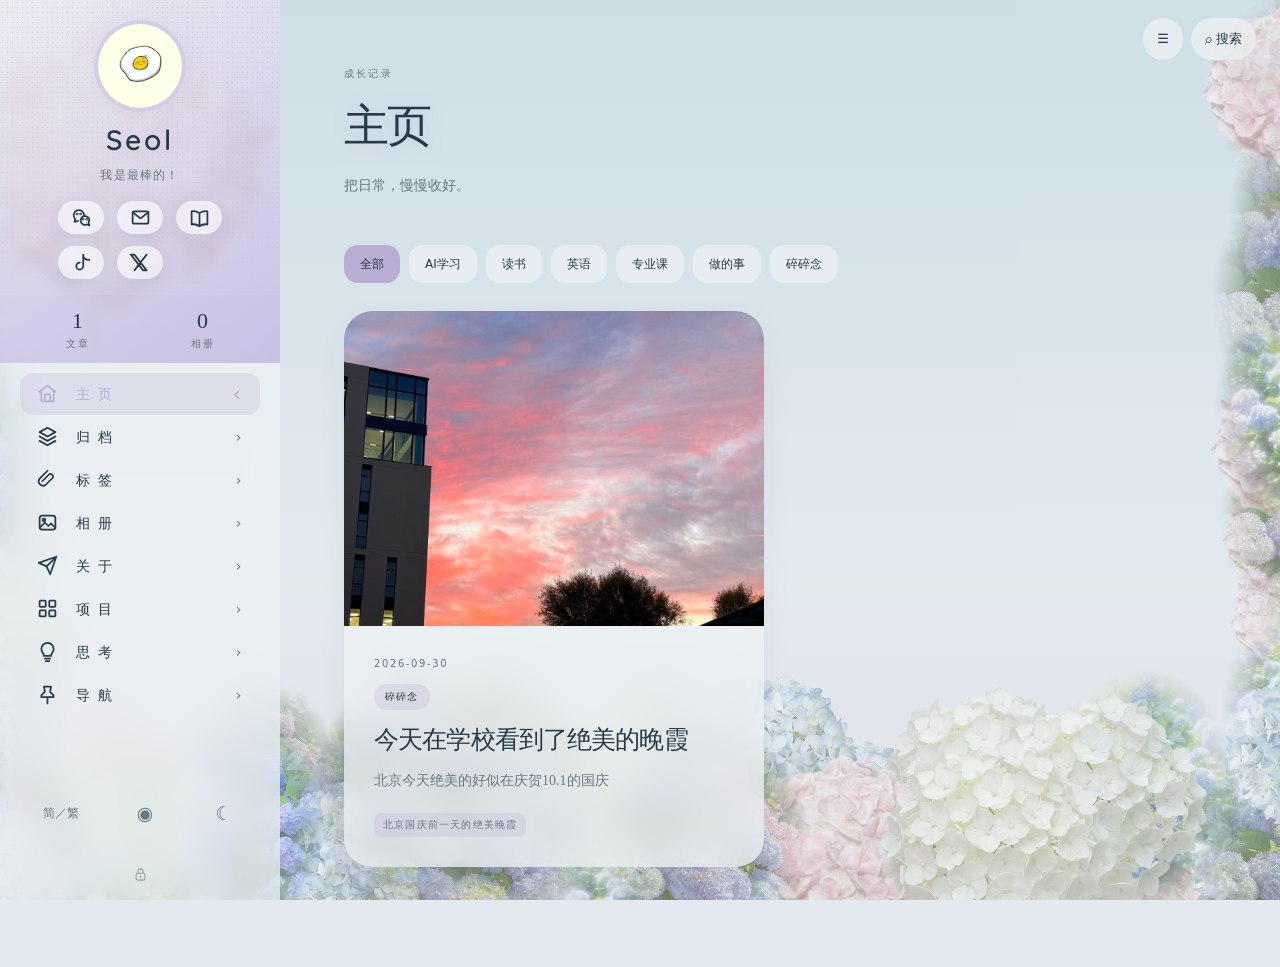
<file: index.html>
<!doctype html>
<html lang="zh-CN">
<head>
<meta charset="utf-8">
<meta name="viewport" content="width=device-width,initial-scale=1">
<meta name="theme-color" content="#e3eaee">
<title>Seol 的记录</title>
<!-- 主题脚本先运行，避免已选夜间模式时闪白；组件均保存在 vendor 目录，不访问外部脚本服务。 -->
<script src="./js/cover-state.js?v=1"></script>
<script src="./js/theme.js?v=lab-20261010-2"></script>
<link rel="stylesheet" href="./css/style.css">
<script defer src="./vendor/marked.js"></script>
<script defer src="./vendor/purify.js"></script>
<script defer src="./vendor/opencc.js"></script>
<script defer src="./js/settings.js?v=lab-20261010-2"></script>
<!-- 标签物理引擎本地引用，不依赖 CDN。 -->
<script defer src="./vendor/matter.min.js"></script>
<script defer src="./js/tag-physics.js?v=2"></script>
<script defer src="./js/app.js?v=cover-state-1"></script>
<script defer src="./js/cover.js?v=state-1"></script>
<link rel="stylesheet" href="./css/features.css?v=lab-20261010-2">
<link rel="stylesheet" href="./css/tags.css?v=1">
<link rel="stylesheet" href="./css/cover-state.css?v=1">
<link rel="stylesheet" href="./css/admin-entry.css?v=1">
</head>
<body data-page="feed">
<!-- 第一屏保留花海封面；记录区在封面之后，不再直接顶到页面开头。 -->
<canvas id="cover-flowers" aria-hidden="true"></canvas>
<section id="cover" class="cover-screen" aria-labelledby="cover-title">
  <header class="cover-header"><span class="cover-brand" data-name>Seol</span><span>微风经过 · 盛夏正好</span></header>
  <div class="cover-copy">
    <p class="cover-kicker" id="cover-kicker">一些日常，一些值得留下的瞬间</p>
    <h1 id="cover-title">Hi,我是Seol<br><em>我会在这里记录下我的成长和平凡的日子</em></h1>
    <p id="cover-intro" class="cover-intro">May we all become people of courage.</p>
    <a class="cover-enter" href="#home">进入我的记录 <span aria-hidden="true">↓</span></a>
  </div>
  <div class="cover-footer"><span>花开有时，记录随心</span><button id="cover-motion" type="button" aria-pressed="false">暂停微风</button></div>
</section>
<!-- 头像、名字、签名和社交地址均由 data/profile.json 填入。 -->
<header class="mobile-bar"><div class="mobile-brand"><button class="avatar small" data-avatar aria-label="打开调色实验室" type="button">S</button><span data-name>Seol</span></div><button id="menu-toggle" class="menu-button" aria-controls="sidebar" aria-expanded="false" aria-label="打开导航">☰</button></header>
<button class="menu-scrim" id="menu-scrim" aria-label="关闭导航" tabindex="-1" hidden></button>
<div id="records" class="records-layout">
<aside id="sidebar" class="sidebar" aria-label="个人资料和导航">
  <div class="sidebar-inner">
    <div class="sidebar-top"><div class="profile-head"><button class="avatar" data-avatar aria-label="打开调色实验室" type="button">S</button><h1 data-name>Seol</h1><p id="signature">我是最棒的！</p></div>
    <div id="socials" class="socials" aria-label="社交联系方式"></div>
    <div class="stats" aria-label="记录统计"><a href="./index.html#archive"><b data-count="articles">—</b><span>文章</span></a><a href="./index.html#album"><b data-count="album">—</b><span>相册</span></a></div>
    </div>
    <nav id="nav" aria-label="主导航"><a href="./index.html#home" data-route="home">主 页</a><a href="./index.html#archive" data-route="archive">归 档</a><a href="./index.html#tags" data-route="tags">标 签</a><a href="./index.html#album" data-route="album">相 册</a><a href="./index.html#about" data-route="about">关 于</a><a href="./index.html#projects" data-route="projects">项 目</a><a href="./index.html#thoughts" data-route="thoughts">思 考</a><a href="./index.html#links" data-route="links">导 航</a></nav>
    <div class="settings-buttons"><button id="language-toggle" title="简繁切换" aria-label="简繁切换">简／繁</button><button id="palette-toggle" title="调色盘" aria-label="调色盘">◉</button><button id="theme-toggle" title="夜间模式" aria-label="夜间模式">☾</button></div>
    <a class="admin-entry" href="./admin.html" title="写作后台" aria-label="写作后台"><svg width="15" height="15" viewBox="0 0 24 24" fill="none" stroke="currentColor" stroke-width="1.7" stroke-linecap="round" stroke-linejoin="round" aria-hidden="true"><rect x="5" y="10" width="14" height="11" rx="3"/><path d="M8 10V7a4 4 0 0 1 8 0v3M12 14v3"/></svg></a>
  </div>
</aside>
<main id="main" class="main"><header class="page-heading"><p class="date-mark" id="page-mark">我的记录</p><h2 id="page-title" tabindex="-1">主页</h2><p id="page-description">把日常，慢慢收好。</p></header><div id="feed" class="feed" aria-live="polite"><p class="empty">正在整理记录…</p></div></main>
</div>
<dialog id="dialog" aria-labelledby="dialog-title"><div class="dialog-bar"><h2 id="dialog-title">预览</h2><button id="dialog-close" aria-label="关闭弹窗">关闭 ×</button></div><div id="dialog-content"></div><div id="media-switch" class="media-switch" hidden><button id="previous" aria-label="上一张">←</button><span id="media-number"></span><button id="next" aria-label="下一张">→</button></div></dialog>
<div class="site-tools"><button id="collapse-toggle" aria-label="折叠资料栏" aria-expanded="true">☰</button><button id="search-toggle" aria-label="搜索文章">⌕ <span>搜索</span></button></div>
<button id="back-top" aria-label="回到顶部" hidden>↑</button><div id="reading-progress" role="progressbar" aria-label="阅读进度" aria-valuemin="0" aria-valuemax="100" aria-valuenow="0"></div>
<dialog id="settings-dialog" aria-labelledby="settings-title"><div class="dialog-bar"><h2 id="settings-title">设置</h2><button data-close-settings>关闭 ×</button></div><div id="settings-content"></div></dialog>
<dialog id="search-dialog" aria-labelledby="search-title"><div class="dialog-bar"><h2 id="search-title">搜索文章</h2><button data-close-search>关闭 ×</button></div><input id="search-input" type="search" placeholder="输入标题、摘要或标签" role="combobox" aria-expanded="true" aria-controls="search-results" aria-autocomplete="list" autocomplete="off"><p id="search-status" role="status"></p><div id="search-results" role="listbox" aria-label="搜索结果"></div></dialog>
<div id="toast" role="status" aria-live="polite"></div>
</body>
</html>
</file>
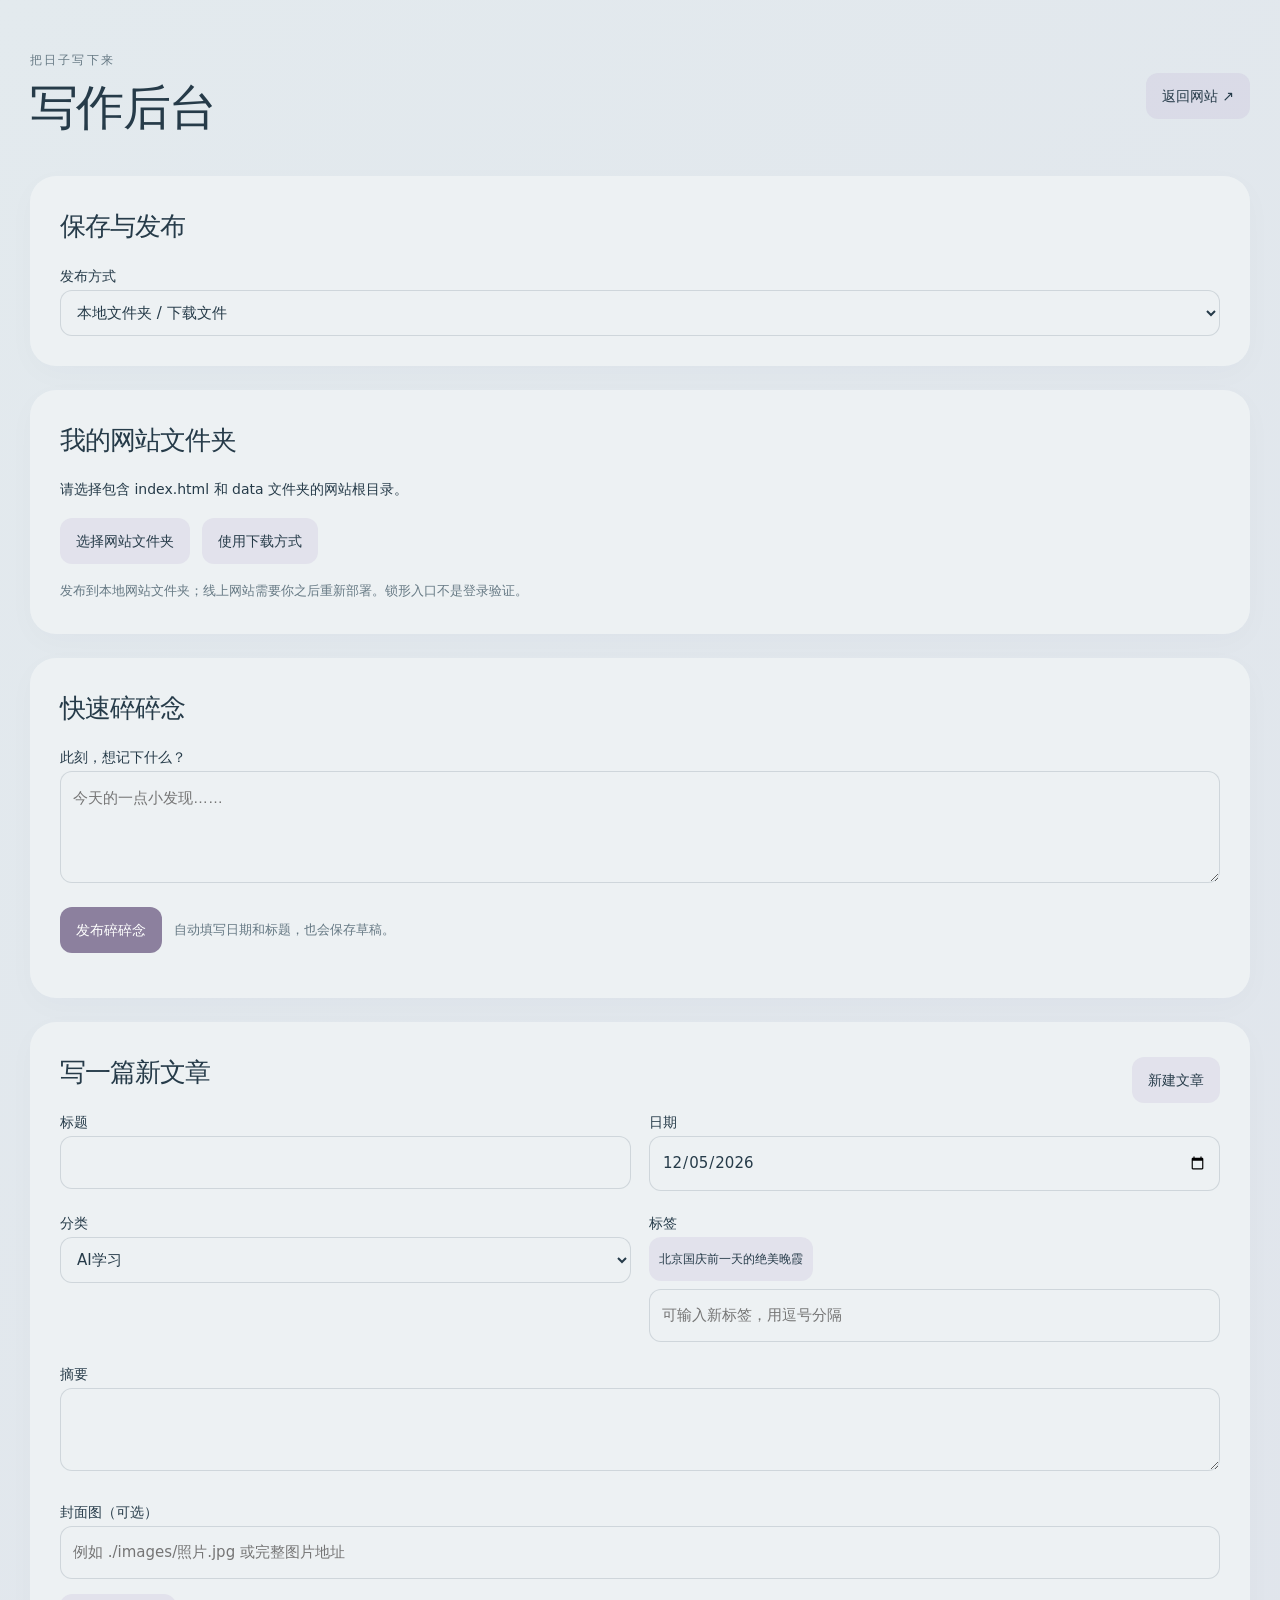
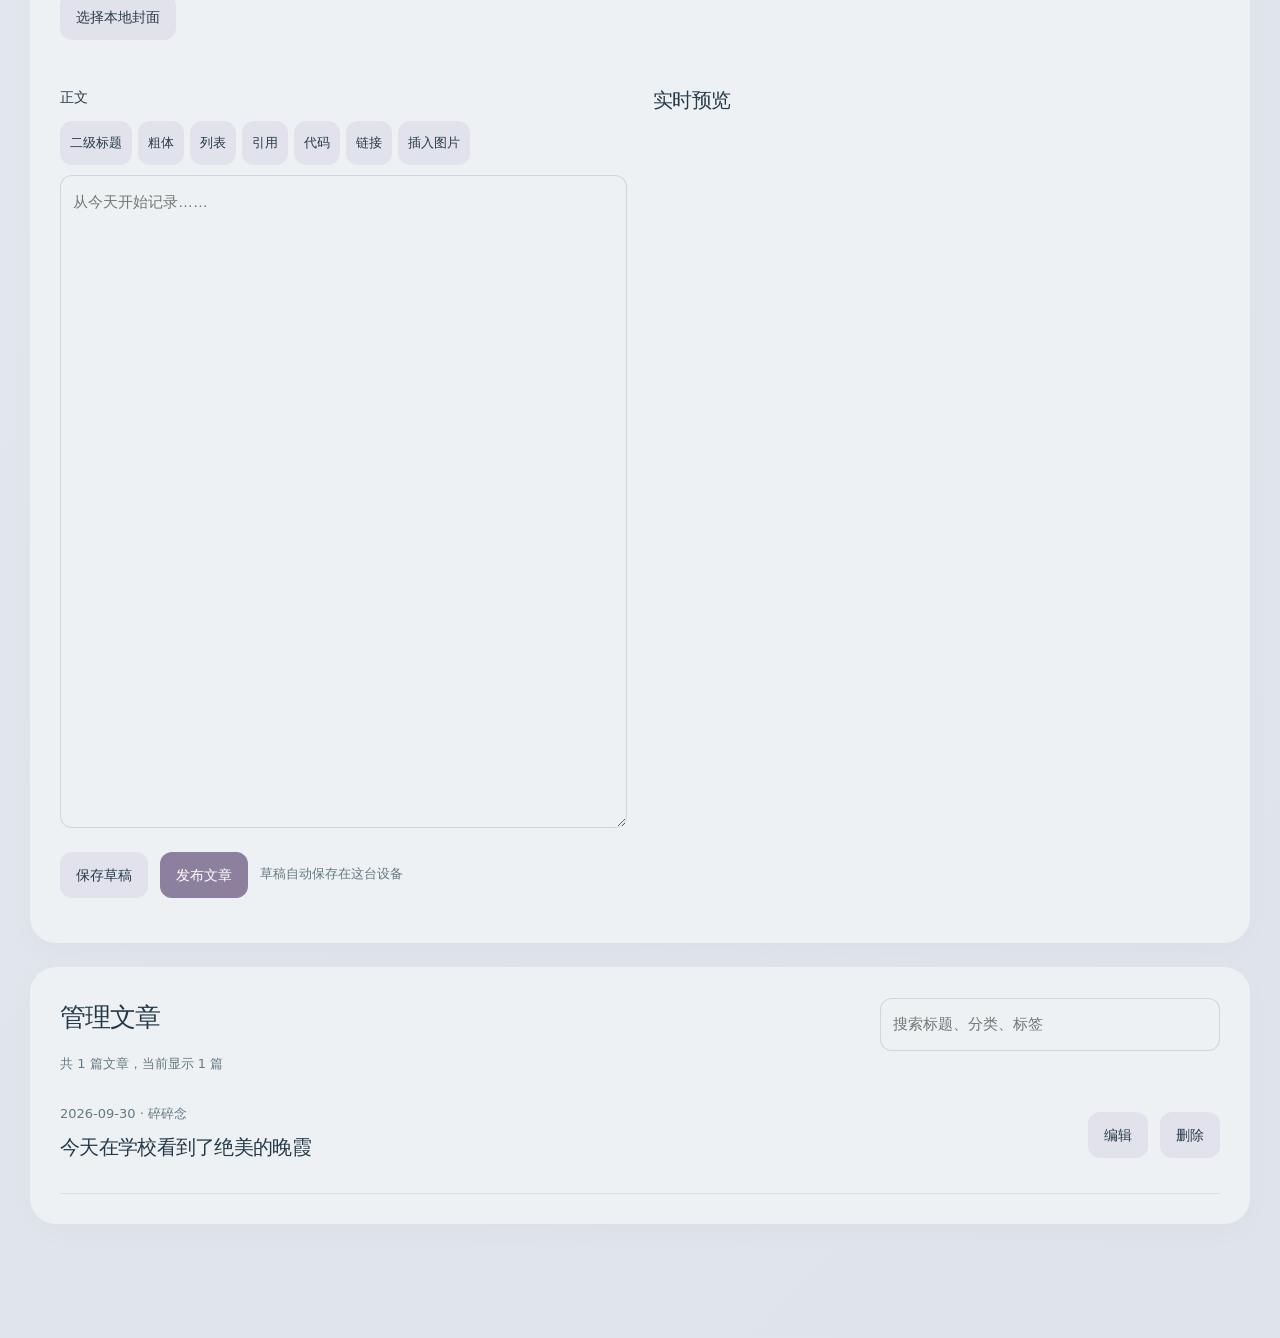
<file: admin.html>
<!doctype html>
<html lang="zh-CN"><head><meta charset="utf-8"><meta name="viewport" content="width=device-width,initial-scale=1"><title>写作后台 · Seol</title>
<script src="./js/theme.js"></script><link rel="stylesheet" href="./css/style.css"><link rel="stylesheet" href="./css/admin.css?v=1">
<script defer src="./vendor/marked.js"></script><script defer src="./vendor/purify.js"></script><script defer src="./js/github-publish.js?v=1"></script><script defer src="./js/admin.js?v=publish-1"></script></head>
<body class="admin-page"><main class="admin-shell">
<header class="admin-header"><div><p class="eyebrow">把日子写下来</p><h1>写作后台</h1></div><a class="soft-button" href="./index.html#home">返回网站 ↗</a></header>
<section class="panel"><h2>保存与发布</h2><label for="publishing-mode">发布方式</label><select id="publishing-mode"><option value="local">本地文件夹 / 下载文件</option><option value="github">发布到 GitHub</option></select>
<div id="github-settings" hidden><div class="form-grid"><label>GitHub 用户名<input id="github-owner" value="chenqy6969-beep" autocomplete="off"></label><label>网站仓库<input id="github-repo" value="chenqy6969-beep.github.io" autocomplete="off"></label><label>分支<input id="github-branch" value="main" autocomplete="off"></label><label>发布凭证<input id="github-token" type="password" autocomplete="off" placeholder="只在本次打开期间使用，不写入网站文件"></label></div><div class="actions"><button id="github-connect">连接并读取线上文章</button><button id="github-forget">清除发布凭证</button></div><p class="hint">凭证仅需此网站仓库的 Contents 读写权限。请在此处填写，不要发到聊天里。发布后 GitHub Pages 还需完成构建；显示“已提交”不等于已经上线。</p><a id="github-build" target="_blank" rel="noopener noreferrer" hidden>查看部署进度 ↗</a></div></section>
<section class="panel connection" id="local-settings"><div><h2>我的网站文件夹</h2><p id="folder-state">正在读取记录…</p></div><div class="actions"><button id="pick-folder">选择网站文件夹</button><button id="reconnect" hidden>重新授权</button><button id="download-mode">使用下载方式</button></div><p class="hint">发布到本地网站文件夹；线上网站需要你之后重新部署。锁形入口不是登录验证。</p></section>
<p id="status" role="status" aria-live="polite"></p>
<section class="panel"><h2>快速碎碎念</h2><label for="quick">此刻，想记下什么？</label><textarea id="quick" rows="3" placeholder="今天的一点小发现……"></textarea><div class="actions"><button id="quick-publish" class="primary">发布碎碎念</button><button id="quick-edit" hidden>继续编辑刚发布的这条</button><span class="hint">自动填写日期和标题，也会保存草稿。</span></div></section>
<section class="panel"><div class="section-heading"><h2 id="editor-title">写一篇新文章</h2><button id="new-post" type="button">新建文章</button></div>
<form id="editor"><div class="form-grid">
<label>标题<input id="title" required maxlength="160"></label><label>日期<input id="date" type="date" required></label>
<label>分类<select id="category"><option>AI学习</option><option>读书</option><option>英语</option><option>专业课</option><option>做的事</option><option>碎碎念</option></select></label>
<div><label for="tags">标签</label><span id="tag-choices" class="tag-choices"></span><input id="tags" placeholder="可输入新标签，用逗号分隔"></div>
<label class="full">摘要<textarea id="excerpt" rows="2"></textarea></label>
<label class="full">封面图（可选）<input id="cover" placeholder="例如 ./images/照片.jpg 或完整图片地址"><span class="actions"><button id="choose-cover" type="button">选择本地封面</button></span></label></div>
<div class="writing-grid"><div><label for="body">正文</label><div class="toolbar" role="toolbar" aria-label="正文格式">
<button type="button" data-tool="heading">二级标题</button><button type="button" data-tool="bold">粗体</button><button type="button" data-tool="list">列表</button><button type="button" data-tool="quote">引用</button><button type="button" data-tool="code">代码</button><button type="button" data-tool="link">链接</button><button type="button" id="insert-image">插入图片</button></div>
<textarea id="body" rows="22" required placeholder="从今天开始记录……"></textarea></div><div><h3>实时预览</h3><article id="preview" class="preview article-text"></article></div></div>
<div class="actions"><button type="button" id="save-draft">保存草稿</button><button type="submit" id="publish" class="primary">发布文章</button><span id="draft-state" class="hint">草稿自动保存在这台设备</span></div></form></section>
<section class="panel"><div class="section-heading"><h2>管理文章</h2><input id="search" type="search" aria-label="搜索文章" placeholder="搜索标题、分类、标签"></div><p id="list-count" class="hint"></p><div id="post-list"></div></section>
<section class="panel" id="exports" hidden><h2>下载待替换文件</h2><p>尚未写入网站。请逐个下载，按标注路径放入网站文件夹，最后替换索引。不要把浏览器自动添加的“(1)”留在文件名里。</p><div id="export-links"></div><div class="actions"><button id="export-done">我已替换全部文件</button><button id="export-cancel">取消本次导出</button></div></section>
<input type="file" id="image-file" accept="image/*" hidden>
</main></body></html>
</file>
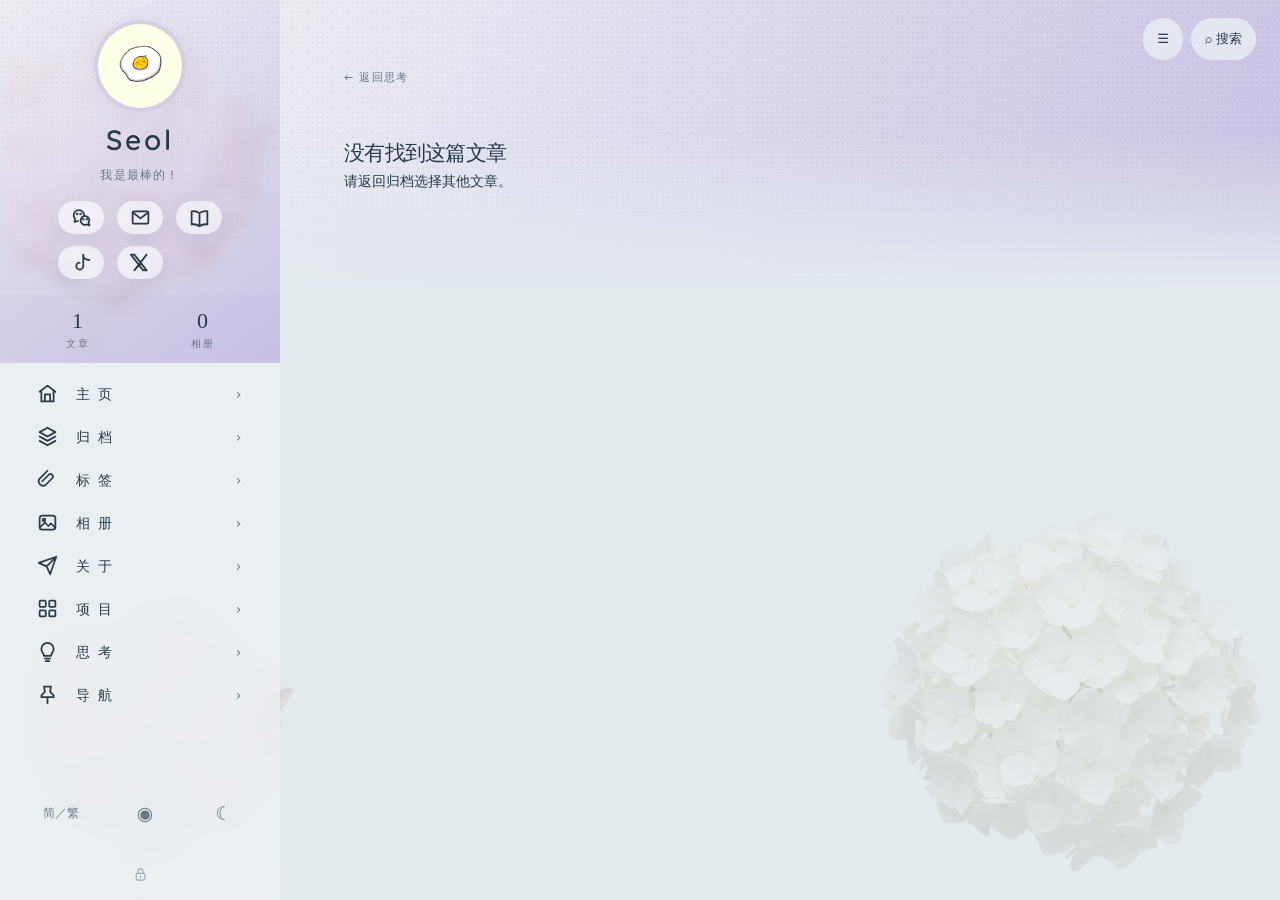
<file: read.html>
<!doctype html>
<html lang="zh-CN">
<head>
<meta charset="utf-8">
<meta name="viewport" content="width=device-width,initial-scale=1">
<meta name="theme-color" content="#e3eaee">
<title>Seol 的记录</title>
<!-- 主题脚本先运行，避免已选夜间模式时闪白；组件均保存在 vendor 目录，不访问外部脚本服务。 -->
<!-- 直接进入文章页也算已进入主站；刷新与返回不重复显示封面。 -->
<script>try{sessionStorage.setItem("seol-entered","1");}catch{}</script>
<script src="./js/theme.js?v=lab-20261010-2"></script>
<link rel="stylesheet" href="./css/style.css">
<script defer src="./vendor/marked.js"></script>
<script defer src="./vendor/purify.js"></script>
<script defer src="./vendor/opencc.js"></script>
<script defer src="./js/settings.js?v=lab-20261010-2"></script>
<script defer src="./js/app.js?v=cover-state-1"></script>
<link rel="stylesheet" href="./css/features.css?v=lab-20261010-2">
<link rel="stylesheet" href="./css/cover-state.css?v=1">
<link rel="stylesheet" href="./css/admin-entry.css?v=1">
</head>
<body data-page="read">
<!-- 头像、名字、签名和社交地址均由 data/profile.json 填入。 -->
<header class="mobile-bar"><div class="mobile-brand"><button class="avatar small" data-avatar aria-label="打开调色实验室" type="button">S</button><span data-name>Seol</span></div><button id="menu-toggle" class="menu-button" aria-controls="sidebar" aria-expanded="false" aria-label="打开导航">☰</button></header>
<button class="menu-scrim" id="menu-scrim" aria-label="关闭导航" tabindex="-1" hidden></button>
<aside id="sidebar" class="sidebar" aria-label="个人资料和导航">
  <div class="sidebar-inner">
    <div class="sidebar-top"><div class="profile-head"><button class="avatar" data-avatar aria-label="打开调色实验室" type="button">S</button><h1 data-name>Seol</h1><p id="signature">我是最棒的！</p></div>
    <div id="socials" class="socials" aria-label="社交联系方式"></div>
    <div class="stats" aria-label="记录统计"><a href="./index.html#archive"><b data-count="articles">—</b><span>文章</span></a><a href="./index.html#album"><b data-count="album">—</b><span>相册</span></a></div>
    </div>
    <nav id="nav" aria-label="主导航"><a href="./index.html#home" data-route="home">主 页</a><a href="./index.html#archive" data-route="archive">归 档</a><a href="./index.html#tags" data-route="tags">标 签</a><a href="./index.html#album" data-route="album">相 册</a><a href="./index.html#about" data-route="about">关 于</a><a href="./index.html#projects" data-route="projects">项 目</a><a href="./index.html#thoughts" data-route="thoughts">思 考</a><a href="./index.html#links" data-route="links">导 航</a></nav>
    <div class="settings-buttons"><button id="language-toggle" title="简繁切换" aria-label="简繁切换">简／繁</button><button id="palette-toggle" title="调色盘" aria-label="调色盘">◉</button><button id="theme-toggle" title="夜间模式" aria-label="夜间模式">☾</button></div>
    <a class="admin-entry" href="./admin.html" title="写作后台" aria-label="写作后台"><svg width="15" height="15" viewBox="0 0 24 24" fill="none" stroke="currentColor" stroke-width="1.7" stroke-linecap="round" stroke-linejoin="round" aria-hidden="true"><rect x="5" y="10" width="14" height="11" rx="3"/><path d="M8 10V7a4 4 0 0 1 8 0v3M12 14v3"/></svg></a>
  </div>
</aside>
<main id="main" class="main reading"><a class="back" id="back-link" href="./index.html#thoughts">← 返回思考</a><article id="article" aria-live="polite"><p class="empty">正在翻开这一页…</p></article></main>
<dialog id="dialog" aria-labelledby="dialog-title"><div class="dialog-bar"><h2 id="dialog-title">预览</h2><button id="dialog-close" aria-label="关闭弹窗">关闭 ×</button></div><div id="dialog-content"></div><div id="media-switch" class="media-switch" hidden><button id="previous" aria-label="上一张">←</button><span id="media-number"></span><button id="next" aria-label="下一张">→</button></div></dialog>
<div class="site-tools"><button id="collapse-toggle" aria-label="折叠资料栏" aria-expanded="true">☰</button><button id="search-toggle" aria-label="搜索文章">⌕ <span>搜索</span></button></div>
<button id="back-top" aria-label="回到顶部" hidden>↑</button><div id="reading-progress" role="progressbar" aria-label="阅读进度" aria-valuemin="0" aria-valuemax="100" aria-valuenow="0"></div>
<dialog id="settings-dialog" aria-labelledby="settings-title"><div class="dialog-bar"><h2 id="settings-title">设置</h2><button data-close-settings>关闭 ×</button></div><div id="settings-content"></div></dialog>
<dialog id="search-dialog" aria-labelledby="search-title"><div class="dialog-bar"><h2 id="search-title">搜索文章</h2><button data-close-search>关闭 ×</button></div><input id="search-input" type="search" placeholder="输入标题、摘要或标签" role="combobox" aria-expanded="true" aria-controls="search-results" aria-autocomplete="list" autocomplete="off"><p id="search-status" role="status"></p><div id="search-results" role="listbox" aria-label="搜索结果"></div></dialog>
<div id="toast" role="status" aria-live="polite"></div>
</body>
</html>
</file>
<file: css/style.css>
/* 这里改配色。照片保持原色，界面只使用雾蓝灰、深蓝黑与淡紫。 */
:root {
  color-scheme: light;
  --bg:#e3eaee; --ink:#263b49; --accent:#b9add3;
  --card:#edf1f3; --muted:#667984; --side-top:#dce7eb; --side-bottom:#d0c9df;
  --hover:rgba(185,173,211,.22); --shadow:0 8px 28px rgba(38,59,73,.035);
  --veil:rgba(38,59,73,.66); --serif:Georgia,"Noto Serif SC","Songti SC","STSong",serif;
}
:root[data-theme="dark"] {
  color-scheme:dark;
  --bg:#192a36; --ink:#dce5e9; --accent:#b9add3;
  --card:#223542; --muted:#a0b0ba; --side-top:#263c49; --side-bottom:#3a3b53;
  --hover:rgba(185,173,211,.15); --shadow:0 8px 28px rgba(12,25,35,.08);
}
*{box-sizing:border-box}
html{scroll-behavior:smooth;background:var(--bg)}
body{margin:0;background:var(--bg);color:var(--ink);font:14px/2 system-ui,"Microsoft YaHei",sans-serif}
a{color:inherit;text-decoration:none}button{font:inherit;color:inherit;cursor:pointer;border:0;background:transparent}
button,a{-webkit-tap-highlight-color:transparent}img,video{max-width:100%;display:block}
h1,h2,h3,p,figure{margin:0}h1,h2,h3{font-family:var(--serif);font-weight:400;letter-spacing:-.035em;line-height:1.35}
a:focus-visible,button:focus-visible{outline:2px solid var(--accent);outline-offset:5px}::selection{background:var(--accent);color:#263b49}
[hidden]{display:none!important}
/* 桌面左栏固定 280px，背景图片只影响左栏，不盖住文字。 */
.sidebar{position:fixed;inset:0 auto 0 0;width:280px;height:100dvh;background:var(--card);overflow:auto;z-index:20;isolation:isolate}
.sidebar-top::before{content:"";position:absolute;inset:0;background-image:var(--sidebar-image);background-size:145% auto;background-position:center 105%;background-repeat:no-repeat;filter:blur(7px);opacity:.19;z-index:-1;pointer-events:none}
.sidebar-inner{min-height:100%;padding:0;display:flex;flex-direction:column}
.profile-head{text-align:center}.avatar{display:grid;place-items:center;width:100px;height:100px;margin:0 auto 19px;border-radius:50%;overflow:hidden;background:linear-gradient(135deg,var(--side-top),var(--accent));font:italic 48px var(--serif);color:var(--ink)}
.avatar img{width:100%;height:100%;object-fit:cover}.profile-head h1{font-size:32px}.profile-head p{font-size:12px;letter-spacing:.1em;margin-top:8px;color:var(--muted)}
.socials{display:flex;justify-content:center;gap:8px;margin:23px 0 22px}.social-icon{width:36px;height:36px;border-radius:50%;display:grid;place-items:center;background:var(--hover);transition:transform .25s,background .25s}.social-icon:hover{transform:translateY(-3px);background:rgba(185,173,211,.38)}.social-icon svg{width:17px;height:17px;fill:none;stroke:currentColor;stroke-width:1.6;stroke-linecap:round;stroke-linejoin:round}
.stats{display:grid;grid-template-columns:repeat(3,1fr);text-align:center;margin:0 0 28px}.stats a{padding:3px}.stats b{display:block;font:25px/1.4 var(--serif)}.stats span{font-size:10px;letter-spacing:.15em;color:var(--muted)}
nav{display:grid;gap:5px}nav a{padding:10px 20px;border-radius:13px;font-size:13px;letter-spacing:.13em;transition:background .25s}nav a:hover,nav a[aria-current="page"]{background:var(--hover)}nav a[aria-current="page"]::after{content:"";display:inline-block;width:5px;height:5px;margin-left:13px;vertical-align:middle;border-radius:50%;background:var(--accent)}
.theme-toggle{margin-top:auto;padding:27px 8px 0;text-align:left;font-size:11px;color:var(--muted);letter-spacing:.1em}
.mobile-bar,.menu-scrim{display:none}
/* 右侧内容流。主页双列，相册用原生多列实现瀑布流。 */
.main{margin-left:280px;padding:64px clamp(28px,5vw,80px) 100px;min-height:100vh}.page-heading{max-width:1060px;margin:0 auto 45px}.date-mark{font-size:10px;letter-spacing:.23em;color:var(--muted);margin-bottom:12px}.page-heading h2{font-size:45px}.page-heading>p:last-child{color:var(--muted);font-family:var(--serif);margin-top:15px}
.feed{max-width:1060px;margin:auto;display:grid;grid-template-columns:repeat(2,minmax(0,1fr));gap:32px;align-items:start}.card{background:var(--card);border-radius:24px;overflow:hidden;box-shadow:var(--shadow);min-width:0}.cover{position:relative;display:block;padding:0;width:100%;background:var(--hover);text-align:left}.cover img{width:100%;aspect-ratio:4/3;object-fit:cover}.video-cover{display:grid;place-items:center;aspect-ratio:4/3;font:26px var(--serif);color:var(--muted)}.media-badge{position:absolute;left:18px;bottom:15px;background:var(--card);padding:2px 10px;border-radius:20px;font-size:10px;letter-spacing:.1em}.card-body{padding:25px 28px 28px}.meta{display:flex;gap:13px;align-items:center;color:var(--muted);font-size:10px;letter-spacing:.15em}.card h3{font-size:25px;margin:13px 0 10px}.title-button{font:inherit;letter-spacing:inherit;text-align:left;padding:0}.excerpt{color:var(--muted);font:14px/2 var(--serif);white-space:nowrap;overflow:hidden;text-overflow:ellipsis}.tags{display:flex;gap:8px;flex-wrap:wrap;margin-top:18px}.tag{font-size:10px;letter-spacing:.12em;background:var(--hover);border-radius:8px;padding:2px 9px;color:var(--muted)}.note-toggle{font-size:11px;letter-spacing:.1em;margin-top:16px;padding:0;color:var(--muted)}.note-body{padding-top:20px;font-family:var(--serif);overflow-wrap:anywhere}.note-body p{white-space:pre-line;margin-bottom:16px}.note-body .cover{border-radius:12px;overflow:hidden;margin-top:15px}
.feed.masonry{display:block;column-count:2;column-gap:32px}.masonry .card{break-inside:avoid;margin-bottom:32px;display:inline-block;width:100%}.masonry .cover img{aspect-ratio:auto;height:auto}.feed.single{grid-template-columns:1fr;max-width:820px;margin-left:auto;margin-right:auto}.single .cover img{max-height:330px;aspect-ratio:16/8}.feed.about-feed{display:block;max-width:820px}.about-card{padding:48px;border-radius:24px;background:var(--card);box-shadow:var(--shadow)}.about-card h3{font-size:32px;margin-bottom:28px}.about-card p{font:16px/2 var(--serif);margin-bottom:18px}.empty{grid-column:1/-1;color:var(--muted);padding:35px 0;font-family:var(--serif)}
.reading{max-width:1180px}.back{font-size:11px;letter-spacing:.12em;color:var(--muted);display:inline-block;margin-bottom:35px}.article{background:var(--card);padding:clamp(25px,5vw,65px);border-radius:25px;box-shadow:var(--shadow)}.article h2{font-size:clamp(30px,4vw,45px);margin:18px 0}.article-text{font:17px/2.1 var(--serif);margin-top:38px;overflow-wrap:anywhere}.article-text p{margin-bottom:22px;white-space:pre-line}.article-media{display:grid;gap:25px;margin-top:35px}.article-media .cover{border-radius:14px;overflow:hidden}.article-media img{aspect-ratio:auto}.article .tags{margin-top:25px}
/* 媒体弹窗、微信占位与复制提示；Esc 可关闭。 */
dialog{border:0;border-radius:22px;padding:22px;background:var(--card);color:var(--ink);width:min(960px,94vw);max-height:92dvh}dialog::backdrop{background:var(--veil)}.dialog-bar{display:flex;align-items:center;justify-content:space-between;gap:18px;margin-bottom:20px}.dialog-bar h2{font-size:18px}.dialog-bar button{font-size:12px;white-space:nowrap}#dialog-content>img,#dialog-content>video{max-height:68dvh;width:auto;max-width:100%;margin:auto;object-fit:contain}.media-switch{display:flex;justify-content:center;align-items:center;gap:24px;margin-top:18px;font-size:12px}.media-switch button{font-size:20px}.media-switch button:disabled{opacity:.3;cursor:default}.qr-placeholder{width:220px;aspect-ratio:1;margin:30px auto;display:grid;place-items:center;border-radius:18px;background:linear-gradient(135deg,var(--bg),var(--hover));font:18px var(--serif)}.dialog-message{text-align:center;padding:18px;color:var(--muted)}.email-fallback{width:100%;background:var(--bg);color:var(--ink);border:0;padding:16px;font:16px system-ui}.modal-open{overflow:hidden}#toast{position:fixed;left:calc(50% + 140px);bottom:28px;transform:translate(-50%,15px);background:var(--ink);color:var(--bg);padding:10px 20px;border-radius:30px;font-size:12px;opacity:0;pointer-events:none;transition:opacity .25s,transform .25s;z-index:100}#toast.visible{opacity:1;transform:translate(-50%,0)}
.reveal{transition:opacity 1s ease,transform 1s cubic-bezier(.2,.65,.3,1)}.reveal.pending{opacity:0;transform:translateY(24px)}.reveal.visible{opacity:1;transform:translateY(0)}
@media(min-width:761px) and (max-height:720px){.sidebar-inner{padding-top:22px}.avatar{width:78px;height:78px;margin-bottom:12px}.socials{margin:16px 0}.stats{margin-bottom:17px}nav a{padding:7px 20px}}
@media(max-width:1100px) and (min-width:761px){.main{padding-left:28px;padding-right:28px}.feed{gap:24px}.card-body{padding:22px}.card h3{font-size:23px}}
@media(max-width:760px){
 .mobile-bar{position:fixed;top:0;left:0;right:0;height:66px;background:var(--bg);z-index:40;display:flex;justify-content:space-between;align-items:center;padding:0 20px}.mobile-brand{display:flex;align-items:center;gap:11px;font:22px var(--serif)}.avatar.small{width:34px;height:34px;margin:0;font-size:21px}.menu-button{font-size:21px;width:36px;height:40px}
 .sidebar{top:66px;bottom:0;width:min(300px,86vw);height:calc(100dvh - 66px);transform:translateX(-105%);visibility:hidden;transition:transform .3s ease,visibility .3s}.sidebar.is-open{transform:translateX(0);visibility:visible}.sidebar-inner{padding-top:25px}.profile-head{display:none}.socials{margin-top:5px}.stats{margin-bottom:24px}.theme-toggle{padding-bottom:15px}
 .menu-scrim:not([hidden]){display:block;position:fixed;inset:66px 0 0;background:var(--veil);z-index:15}.main{margin-left:0;padding:104px 20px 60px}.page-heading{margin-bottom:30px}.page-heading h2{font-size:36px}.page-heading>p:last-child{font-size:13px}.feed{grid-template-columns:1fr;gap:26px}.feed.masonry{column-count:1}.masonry .card{margin-bottom:26px}.card{border-radius:21px}.card h3{font-size:25px}.card-body{padding:23px}.cover img{width:100%}.feed.single .cover img{aspect-ratio:4/3;max-height:none}.about-card{padding:28px}.about-card p{font-size:15px}.article{padding:28px 22px;border-radius:21px}.article-text{font-size:16px}.back{margin-bottom:26px}#toast{left:50%;max-width:88%;white-space:nowrap}dialog{padding:18px}
}
@media(prefers-reduced-motion:reduce){html{scroll-behavior:auto}.reveal,.sidebar,.social-icon,#toast{transition:none}.reveal.pending{opacity:1;transform:none}}

/* 参考图排版：头像资料 → 两行图标 → 统计 → 图标导航 → 底部主题。 */
.sidebar-top{position:relative;isolation:isolate;padding:30px 22px 0;background:linear-gradient(155deg,var(--side-top),var(--side-bottom))}
.sidebar-top::before{background-position:center 85%;opacity:.16}
.socials{display:grid;grid-template-columns:repeat(3,36px);justify-content:center;gap:10px 15px;margin:20px 0}
.stats{margin:0 -22px;padding:14px 15px;background:rgba(185,173,211,.13)}
#nav{padding:14px 20px;gap:3px}
#nav a{display:flex;align-items:center;gap:18px;padding:12px 17px;font-size:15px;letter-spacing:.18em}
.icon{display:inline-flex;align-items:center;justify-content:center;flex:none}.icon svg{width:21px;height:21px;fill:none;stroke:currentColor;stroke-width:1.5;stroke-linecap:round;stroke-linejoin:round}
#nav a[aria-current="page"]::after{content:"‹";width:auto;height:auto;margin-left:auto;border-radius:0;background:none;color:var(--muted);font:22px system-ui}
.theme-toggle{display:flex;align-items:center;gap:14px;padding:20px 37px;margin-top:auto;background:var(--bg)}
.theme-toggle .icon svg{width:18px;height:18px}.theme-toggle span{font-size:11px}
body.menu-open{overflow:hidden}
@media(min-width:761px) and (max-height:720px){.sidebar-top{padding-top:20px}.sidebar-inner{padding-top:0}.socials{margin:13px 0;gap:8px 15px}#nav a{padding-top:8px;padding-bottom:8px}.stats{padding-top:10px;padding-bottom:10px}}
@media(max-width:760px){.sidebar-inner{padding-top:0}.sidebar-top{padding-top:17px}.socials{margin:0 0 17px}.stats{margin-bottom:0}.theme-toggle{padding-bottom:24px}}
/* 让参考图式资料栏在常见笔记本高度也完整显示，主题按钮无需额外滚动。 */
.sidebar-top{padding-top:24px}.profile-head .avatar{width:84px;height:84px;font-size:42px;margin-bottom:12px}.profile-head h1{font-size:28px}.profile-head p{line-height:1.6;margin-top:6px}.socials{grid-template-columns:repeat(3,34px);gap:8px 15px;margin:16px 0}.social-icon{width:34px;height:34px}.stats{padding:12px 15px}.stats a{padding:0}.stats b{font-size:22px;line-height:1.3}.stats span{display:block;line-height:1.5}#nav a{padding-top:10px;padding-bottom:10px}.theme-toggle{padding-top:17px;padding-bottom:17px}
@media(max-width:760px){.sidebar-top{padding-top:12px}.socials{margin-top:5px}.sidebar .theme-toggle{padding-bottom:22px}}

dialog.compact{width:min(440px,94vw)}

/* 封面独占第一屏；资料栏到达记录区后才固定。 */
body[data-page="feed"]{background:transparent;isolation:isolate}
#cover-flowers{position:fixed;inset:0;width:100%;height:100%;z-index:-1;pointer-events:none}
.cover-screen{position:relative;min-height:620px;height:100svh;display:grid;place-items:center;padding:95px 24px 140px;text-align:center}
.cover-header,.cover-footer{position:absolute;left:5vw;right:5vw;display:flex;justify-content:space-between;align-items:center;font-size:10px;letter-spacing:.2em;color:var(--muted)}
.cover-header{top:32px}.cover-brand{font:23px var(--serif);color:var(--ink);letter-spacing:0}.cover-footer{bottom:28px}.cover-footer button{font-size:10px;letter-spacing:.15em}
.cover-copy{will-change:transform,opacity}.cover-kicker{font-size:10px;letter-spacing:.25em;margin-bottom:29px;color:var(--muted)}
#cover-title{font-size:clamp(42px,5.6vw,82px);line-height:1.5;letter-spacing:-.05em}#cover-title em{display:inline-block;font-size:.57em;font-style:normal;letter-spacing:.04em}
.cover-intro{font:14px/2 var(--serif);color:var(--muted);margin-top:26px}.cover-enter{display:inline-flex;gap:35px;align-items:center;margin-top:32px;padding:12px 26px;border-radius:30px;background:rgba(227,234,238,.55);font-size:11px;letter-spacing:.15em;transition:background .3s,transform .3s}.cover-enter:hover{background:var(--hover);transform:translateY(-2px)}
.records-layout{position:relative;z-index:1;background:var(--bg);min-height:100vh}.records-layout .main{margin-left:0;min-width:0}
.return-cover{margin-top:auto;padding:13px 37px 0;font-size:10px;letter-spacing:.1em;color:var(--muted)}.return-cover+.theme-toggle{margin-top:0}
@media(min-width:761px){.records-layout{display:grid;grid-template-columns:280px minmax(0,1fr)}.records-layout .sidebar{position:sticky;top:0;left:auto;align-self:start;height:100dvh}}
@media(max-width:760px){
 body[data-page="feed"] .mobile-bar{transform:translateY(-100%);visibility:hidden;transition:transform .3s,visibility .3s}
 body[data-page="feed"].records-visible .mobile-bar{transform:translateY(0);visibility:visible}
 .cover-screen{min-height:560px;padding:90px 20px 145px}.cover-header{top:25px}.cover-header>span:last-child{font-size:9px;letter-spacing:.08em}
 #cover-title{font-size:clamp(31px,8.5vw,52px)}#cover-title em{font-size:.62em}.cover-kicker{font-size:9px;letter-spacing:.08em;margin-bottom:25px}.cover-intro{font-size:12px}.cover-footer{font-size:9px;letter-spacing:.05em}.records-layout .main{padding-top:100px}
}
@media(prefers-reduced-motion:reduce){html{scroll-behavior:auto}.cover-copy{will-change:auto}.cover-enter,.mobile-bar{transition:none!important}}
</file>
<file: css/features.css>
/* 功能层样式：保留 style.css 的封面、字体、底色与花海，仅增强主站。 */
:root{--glass:rgba(237,241,243,.78);--surface:rgba(227,234,238,.73);--hover:color-mix(in srgb,var(--accent) 24%,transparent)}
:root[data-theme="dark"]{--glass:rgba(34,53,66,.85);--surface:rgba(25,42,54,.85);--hover:color-mix(in srgb,var(--accent) 19%,transparent)}
body,.records-layout,.sidebar,.card,.about-card,.article,.mobile-bar,dialog{transition:background-color .35s,color .35s}
.records-layout{background:var(--surface)}
body[data-page="read"]::before{content:"";position:fixed;inset:0;z-index:-1;background:url('../media/flowers/flower1.png') left bottom/350px auto no-repeat,url('../media/flowers/flower2.png') right bottom/420px auto no-repeat;opacity:.22;pointer-events:none}
body[data-page="read"]{isolation:isolate}
.sidebar,.card,.about-card,.article{background:var(--glass);backdrop-filter:blur(15px);-webkit-backdrop-filter:blur(15px)}
.sidebar-top{background:linear-gradient(155deg,color-mix(in srgb,var(--side-top) 60%,transparent),color-mix(in srgb,var(--side-bottom) 60%,transparent))}
.stats{grid-template-columns:repeat(2,1fr)}
#nav{gap:1px;padding:10px 20px}#nav a{padding:7px 17px;letter-spacing:.12em;font-size:14px}#nav a::after{content:'›';margin-left:auto;color:var(--muted)}#nav a[aria-current="page"]::after{content:'‹'}
.settings-buttons{display:flex;justify-content:space-around;align-items:center;margin-top:auto;padding:14px 24px;gap:12px}.settings-buttons button{font-size:19px;color:var(--muted);padding:6px;min-width:38px}.settings-buttons #language-toggle{font-size:12px}.settings-buttons .theme-toggle{margin:0;background:transparent}
.site-tools{position:fixed;right:24px;top:18px;z-index:45;display:flex;gap:8px}.site-tools button{background:var(--glass);backdrop-filter:blur(15px);border-radius:50px;padding:8px 14px;font-size:13px;min-height:38px}body[data-page="feed"]:not(.records-visible) .site-tools{visibility:hidden}
.filters{max-width:1060px;margin:0 auto 28px;display:flex;flex-wrap:wrap;gap:9px}.filters a,.tag-cloud a{background:var(--glass);padding:7px 16px;border-radius:14px;font-size:12px}.filters [aria-current="true"],.tag-cloud [aria-current="true"]{background:var(--accent);color:#263b49}.tag-cloud{grid-column:1/-1;display:flex;flex-wrap:wrap;gap:15px;padding:20px 0 35px}.tag-cloud a{font:18px/2 var(--serif);padding:12px 22px}.tag-heading{grid-column:1/-1}
.timeline{display:block;max-width:900px}.archive-total{color:var(--muted);margin-bottom:36px}.timeline section{padding:30px;margin-bottom:28px;background:var(--glass);border-radius:22px}.timeline h3{font-size:27px}.timeline h4{font-weight:400;color:var(--muted);margin:24px 0 10px}.timeline-row{display:flex;gap:25px;padding:13px 0}.timeline-row time{font-size:11px;white-space:nowrap;color:var(--muted)}.timeline-row a{font-family:var(--serif)}
.summary-card{margin-top:30px;padding:24px;border-radius:16px;background:var(--hover)}.summary-card h3{font-size:18px;margin-bottom:10px}.summary-card p{font:15px/2 var(--serif)}
.article-toc{display:flex;flex-direction:column;align-items:start;gap:4px;padding:26px 0;margin-top:20px}.article-toc h3{font-size:20px;margin-bottom:10px}.article-toc a{font-size:13px;padding:2px 0;border-radius:0;letter-spacing:0}.article-toc a::after{display:none}.article-text h1,.article-text h2,.article-text h3,.article-text h4{scroll-margin-top:85px;margin:32px 0 18px}.article-text h2{font-size:29px}.article-text h3{font-size:23px}.article-text p{white-space:normal}.article-text img{max-height:650px;margin:25px auto;border-radius:16px}.article-text pre{overflow:auto;background:var(--hover);padding:18px;border-radius:12px;line-height:1.7;font-size:13px}.article-text blockquote{margin:25px 0;padding:15px 24px;background:var(--hover);border-radius:12px}.article-text table{display:block;overflow:auto;border-collapse:collapse}.article-text td,.article-text th{padding:8px 16px;border-bottom:1px solid var(--accent)}.article-text a{text-decoration:underline;text-underline-offset:4px}
.article-neighbors{display:flex;flex-wrap:wrap;justify-content:space-between;gap:20px;margin-top:55px;font-size:12px}.article-neighbors a{flex:1;min-width:180px;padding:15px;border-radius:12px;background:var(--hover)}
#reading-progress{position:fixed;top:0;left:0;height:3px;width:0;background:var(--accent);z-index:90;pointer-events:none}#back-top{position:fixed;right:24px;bottom:25px;z-index:45;border-radius:50%;background:var(--glass);width:42px;height:42px}
dialog{background:var(--glass);backdrop-filter:blur(20px);-webkit-backdrop-filter:blur(20px)}#settings-dialog{max-width:480px}#search-dialog{max-width:680px}#search-input{width:100%;border:0;border-radius:12px;padding:16px;background:var(--hover);color:var(--ink);font:16px/1.5 inherit;outline-color:var(--accent)}#search-status{font-size:11px;color:var(--muted);margin:15px 0}#search-results{max-height:55vh;overflow:auto}.search-result{padding:15px;border-radius:12px;cursor:pointer}.search-result[aria-selected="true"]{background:var(--hover)}.search-result strong{display:block;font:20px var(--serif)}.search-result small{font-size:10px;color:var(--muted)}.search-result p{font-size:12px;color:var(--muted)}
.theme-options{display:flex;flex-wrap:wrap;gap:12px;margin:25px 0}.theme-options button{padding:10px 16px;border-radius:14px;background:var(--hover)}.theme-options [aria-pressed="true"]{background:var(--accent);color:#263b49}.swatches{display:flex;justify-content:space-around;margin:25px 0}.swatches button{width:38px;height:38px;border-radius:50%}.swatches button[aria-pressed="true"]{outline:2px solid var(--ink);outline-offset:4px}.color-ring{width:160px;height:160px;border-radius:50%;margin:25px auto;background:conic-gradient(hsl(0 28% 76%),hsl(60 28% 76%),hsl(120 28% 76%),hsl(180 28% 76%),hsl(240 28% 76%),hsl(300 28% 76%),hsl(360 28% 76%));cursor:crosshair;mask:radial-gradient(transparent 48%,#000 49%)}#accent-hue{width:100%;accent-color:var(--accent);margin:20px 0}
@media(min-width:761px){.sidebar-collapsed .records-layout{grid-template-columns:minmax(0,1fr)}.sidebar-collapsed .sidebar{display:none}.sidebar-collapsed .main{margin-left:0}.sidebar-collapsed #toast{left:50%}}
@media(max-height:800px) and (min-width:761px){.sidebar-top{padding-top:14px}.profile-head .avatar{width:66px;height:66px;margin-bottom:6px}.profile-head h1{font-size:25px}.socials{margin:10px 0;gap:6px 15px}.stats{padding:7px 15px}#nav a{padding-top:6px;padding-bottom:6px}.settings-buttons{padding:7px 24px}}
@media(max-width:760px){.site-tools{right:68px;top:13px}.site-tools #collapse-toggle{display:none}.site-tools button{padding:5px 10px}.site-tools span{display:none}.mobile-bar{background:var(--glass);backdrop-filter:blur(15px)}.main{padding-top:100px}.timeline section{padding:22px}.timeline-row{gap:12px}.tag-cloud{gap:10px}.tag-cloud a{padding:8px 13px;font-size:16px}.settings-buttons{padding-bottom:25px}.sidebar-collapsed .sidebar{display:block}.article-neighbors{display:grid}.article{padding:25px}.filters{gap:8px}.filters a{padding:6px 12px}.page-heading h2{font-size:36px}}
@media(prefers-reduced-motion:reduce){*,*::before,*::after{scroll-behavior:auto!important;transition:none!important;animation:none!important}}

body:has(dialog[open]){overflow:hidden}

/* 无照片的相册条目仅显示紧凑标题，不保留图片占位。 */
.title-only .card-body{padding:22px 26px}.title-only h3{margin:0;font-size:22px}

/* 较长的封面介绍在手机上自然换行，避免挤出屏幕。 */
#cover-title em{max-width:90vw;text-wrap:balance}
@media(max-width:760px){#cover-title em{max-width:320px;font-size:.52em;line-height:1.85}.cover-intro{font-size:12px}}
/* ===== 视觉美化：仅覆盖主站样式，不改变封面和功能 ===== */
:root{
 --banner-blue:color-mix(in srgb,var(--side-top) 78%,transparent);
 --banner-purple:color-mix(in srgb,var(--accent) 42%,transparent);
 --dot-ink:color-mix(in srgb,var(--ink) 12%,transparent);
 --soft-shadow:0 8px 30px color-mix(in srgb,var(--ink) 5%,transparent);
 --title-shadow:0 3px 16px color-mix(in srgb,var(--accent) 35%,transparent);
 --paper:color-mix(in srgb,var(--card) 86%,transparent);
 --code-bg:color-mix(in srgb,var(--accent) 12%,var(--card));
 --month-line:color-mix(in srgb,var(--muted) 28%,transparent);
}
:root[data-theme="dark"]{
 --banner-blue:color-mix(in srgb,var(--side-top) 72%,transparent);
 --banner-purple:color-mix(in srgb,var(--accent) 18%,transparent);
 --dot-ink:color-mix(in srgb,var(--ink) 9%,transparent);
 --paper:color-mix(in srgb,var(--card) 90%,transparent);
 --soft-shadow:0 8px 30px color-mix(in srgb,var(--bg) 35%,transparent);
 --title-shadow:0 3px 16px color-mix(in srgb,var(--accent) 18%,transparent);
}
/* 子页面横幅通过已有页面元素识别，无需新增路由或数据。 */
.main{--content-gutter:clamp(28px,5vw,80px);padding-inline:var(--content-gutter)}
.main:not(:has(#filters))>.page-heading{
 position:relative;isolation:isolate;display:flex;flex-direction:column;justify-content:center;
 text-align:center;min-height:245px;max-width:none;
 margin:-64px calc(-1 * var(--content-gutter)) 32px;padding:58px 24px 45px;
}
.main:not(:has(#filters))>.page-heading::before,.reading::before{
 content:"";position:absolute;inset:0;z-index:-1;pointer-events:none;
 background-image:radial-gradient(var(--dot-ink) .65px,transparent .85px),linear-gradient(115deg,var(--banner-blue),var(--banner-purple));
 background-size:5px 5px,100% 100%;
 mask-image:linear-gradient(to bottom,#000 0%,#000 45%,transparent 100%);
}
.page-heading h2{text-shadow:var(--title-shadow)}
.page-heading .date-mark{font-size:10px;letter-spacing:.22em}
/* 阅读页顶部同样有渐隐横幅，大卡片上沿略压入横幅。 */
.reading{position:relative;isolation:isolate;max-width:none;padding-top:62px}
.reading::before{height:290px;bottom:auto;z-index:-1}
.reading>.back{position:relative;margin-bottom:50px}
.reading>.article{position:relative;max-width:1000px;margin:0 auto;border-radius:32px;background:var(--paper);box-shadow:var(--soft-shadow);padding:clamp(28px,5vw,68px);backdrop-filter:blur(18px)}
.article>.meta,.article>.tags{justify-content:center;flex-wrap:wrap}
.article>h2{text-align:center;text-shadow:var(--title-shadow);margin:22px auto;max-width:850px;text-wrap:balance}
.article-text{line-height:2.05}.article-text p{margin-bottom:1.65em}.article-text li{margin-block:.35em}
.article-text img{border-radius:22px;box-shadow:var(--soft-shadow)}
.article-text pre{background:var(--code-bg);border-radius:18px;padding:22px;box-shadow:none}
.article-text :not(pre)>code{background:var(--code-bg);padding:.15em .4em;border-radius:5px;font-size:.88em}
/* 首页卡片：保留无图数据；将来有封面时仍在卡片顶部显示。 */
.card{border:0;border-radius:28px;box-shadow:var(--soft-shadow);transition:transform .4s ease,box-shadow .4s ease,background-color .35s}
.card>.cover{overflow:hidden}.card>.cover img{border-radius:28px 28px 0 0}
.card-body{padding:28px 30px 30px}.card .meta{display:flex;flex-direction:column;align-items:flex-start;gap:10px}
.card .meta time{font-size:10px;letter-spacing:.16em;color:var(--muted)}
.card .meta>span{font-size:10px;font-weight:400;letter-spacing:.12em;padding:3px 11px;border-radius:999px;background:color-mix(in srgb,var(--accent) 24%,transparent);color:var(--ink)}
.card:nth-child(3n+2) .meta>span{background:color-mix(in srgb,var(--accent) 16%,transparent)}
.card:nth-child(3n) .meta>span{background:color-mix(in srgb,var(--accent) 32%,transparent)}
.card .excerpt{white-space:normal;display:-webkit-box;-webkit-line-clamp:2;-webkit-box-orient:vertical;overflow:hidden;line-height:2}
/* 归档沿用原本年月分组，网格让每月文章自动排两列。 */
.timeline .archive-total{display:flex;align-items:center;gap:12px;font:18px/2 var(--serif);margin-bottom:24px}
.archive-total::before{content:"";width:23px;height:23px;background:var(--muted);mask:url("data:image/svg+xml,%3Csvg xmlns='http://www.w3.org/2000/svg' viewBox='0 0 24 24'%3E%3Cpath d='M3 4c4-1 6 0 9 2 3-2 5-3 9-2v15c-4-1-6 0-9 2-3-2-5-3-9-2ZM12 6v15' fill='none' stroke='black' stroke-width='1.5'/%3E%3C/svg%3E") center/contain no-repeat}
.timeline section{display:grid;grid-template-columns:repeat(2,minmax(0,1fr));column-gap:30px;padding:32px;border-radius:26px;box-shadow:var(--soft-shadow)}
.timeline h3,.timeline h4{grid-column:1/-1}
.timeline h3{display:flex;align-items:center;gap:12px}
.timeline h3::before{content:"";width:19px;height:19px;flex:none;background:var(--muted);mask:url("data:image/svg+xml,%3Csvg xmlns='http://www.w3.org/2000/svg' viewBox='0 0 24 24'%3E%3Cpath d='M3 3h8l10 10-8 8L3 11ZM7 7h.01' fill='none' stroke='black' stroke-width='1.5'/%3E%3C/svg%3E") center/contain no-repeat}
.timeline h4{display:flex;align-items:center;gap:10px;font-size:12px;letter-spacing:.12em}
.timeline h4::before{content:"";width:3px;height:16px;border-radius:3px;background:var(--month-line)}
.timeline-row{min-width:0;gap:14px;align-items:baseline}.timeline-row a{line-height:2;text-decoration-color:transparent;text-underline-offset:5px;transition:text-decoration-color .3s}
/* 标签轻微错落，无掉落或循环动画。 */
.tag-cloud{gap:20px 16px;align-items:center;padding:18px 0 40px}
.tag-cloud a{border-radius:20px;background:var(--glass);box-shadow:var(--soft-shadow);padding:14px 23px;transform:translateY(0);transition:background-color .35s,color .35s,transform .35s}
.tag-cloud a:nth-child(3n+2){transform:translateY(7px)}.tag-cloud a:nth-child(3n){transform:translateY(-5px)}
@media(hover:hover) and (pointer:fine){
 .card:hover{transform:translateY(-4px)}
 .timeline-row a:hover{text-decoration:underline;text-decoration-color:var(--accent)}
 .tag-cloud a:hover{background:var(--accent);color:var(--bg);transform:translateY(-3px)}
 :root:not([data-theme="dark"]) .tag-cloud a:hover{color:var(--ink)}
}
@media(min-width:761px) and (max-width:1100px){.main{--content-gutter:28px}}
@media(max-width:760px){
 .main{--content-gutter:20px}
 .main:not(:has(#filters))>.page-heading{min-height:195px;margin-top:-100px;margin-bottom:24px;padding:85px 22px 28px}
 .page-heading h2{font-size:34px}.main:not(:has(#filters))>.page-heading>p:last-child{font-size:12px;margin-top:9px}
 .feed{grid-template-columns:minmax(0,1fr);gap:22px}.feed.masonry{column-count:1}
 .reading{padding-top:96px}.reading::before{height:235px}.reading>.back{margin-bottom:30px}.reading>.article{border-radius:25px;padding:28px 22px}
 .article>h2{font-size:29px}.article-text{font-size:16px}.article-text pre{padding:16px}
 .timeline section{grid-template-columns:minmax(0,1fr);padding:24px 20px}.timeline-row{gap:12px}.timeline h3{font-size:24px}
 .tag-cloud{gap:14px 10px}.tag-cloud a{font-size:15px;padding:10px 16px;border-radius:16px}
 .card-body{padding:24px}.card{border-radius:24px}
}
@media(prefers-reduced-motion:reduce){.card,.tag-cloud a,.timeline-row a{transition:none}.card:hover,.tag-cloud a:hover{transform:none}}
/* ===== 特色页面：延续现有磨砂卡片与主题色 ===== */
.status-pill{display:inline-block;padding:3px 12px;border-radius:999px;background:var(--hover);color:var(--ink);font-size:10px;letter-spacing:.12em}
.muted{color:var(--muted);font-size:12px;line-height:2}
.feature-cover,.thought-cover{display:block;width:100%;aspect-ratio:16/8;object-fit:cover}
.generated-cover{display:grid;place-items:center;padding:35px;text-align:center;background:linear-gradient(130deg,var(--side-top),color-mix(in srgb,var(--accent) 45%,var(--card)));color:var(--ink);font:26px/1.6 var(--serif);letter-spacing:.06em;text-wrap:balance}
.project-card{display:block}.project-card .excerpt{margin-top:12px}.project-detail{display:block;max-width:960px}.project-detail .summary-card{margin-top:0}.project-detail .summary-card h4{font-weight:400;margin:24px 0 6px;color:var(--muted)}
.book-wall{grid-template-columns:repeat(3,minmax(0,1fr));gap:42px 28px}.book-card{min-width:0;padding:18px;border-radius:22px;background:var(--glass)}.book-cover{display:block;width:100%;aspect-ratio:2/3;object-fit:cover;border-radius:5px 15px 15px 5px;box-shadow:var(--soft-shadow)}.book-cover.generated-cover{display:grid;font:25px/1.7 var(--serif);padding:28px 20px;box-shadow:inset 7px 0 0 var(--hover),var(--soft-shadow)}.book-card h3{font-size:22px;margin:22px 0 8px}.book-author{font-size:11px;color:var(--muted);margin-bottom:10px;letter-spacing:.08em}.book-rating{letter-spacing:.2em;color:var(--muted);margin:12px 0}.book-impression{font:13px/2 var(--serif);color:var(--muted)}
.growth-board{margin-top:30px;padding:35px;border-radius:28px;background:var(--glass);box-shadow:var(--soft-shadow);min-width:0}.growth-board>h3{font-size:30px;margin-bottom:12px}.heat-range{font-size:11px;letter-spacing:.08em;color:var(--muted);margin:25px 0 12px}.heat-scroll{overflow-x:auto;padding:5px 2px 14px;max-width:100%}.heatmap{display:grid;grid-template-rows:repeat(7,11px);grid-auto-flow:column;grid-auto-columns:11px;gap:3px;width:max-content}.heat-cell,.heat-blank{width:11px;height:11px;padding:0;border-radius:2px}.heat-cell{background:var(--hover)}.heat-cell[data-level="1"]{background:color-mix(in srgb,var(--accent) 52%,var(--card))}.heat-cell[data-level="2"]{background:var(--accent)}.heat-cell[data-level="3"]{background:color-mix(in srgb,var(--accent) 75%,var(--ink))}.heat-cell[data-level="4"]{background:color-mix(in srgb,var(--accent) 50%,var(--ink))}.heat-cell:focus-visible{outline:2px solid var(--ink);outline-offset:1px}
.growth-counts{display:grid;grid-template-columns:repeat(4,minmax(0,1fr));gap:12px;margin:30px 0}.growth-counts>div{display:flex;flex-direction:column;align-items:center;padding:15px 8px;background:var(--hover);border-radius:16px}.growth-counts b{font:28px var(--serif)}.growth-counts span{font-size:10px;margin-top:8px;color:var(--muted)}.growth-goals h4{font:23px var(--serif);margin:25px 0}.goal-row{margin-bottom:19px}.goal-row p{font-size:12px;margin-bottom:7px}.goal-row progress{display:block;width:100%;height:9px;border:0;border-radius:20px;overflow:hidden;background:var(--hover);accent-color:var(--accent)}progress::-webkit-progress-bar{background:var(--hover);border-radius:20px}progress::-webkit-progress-value{background:var(--accent);border-radius:20px}progress::-moz-progress-bar{background:var(--accent);border-radius:20px}
.resource-groups{display:block}.resource-groups section{margin-bottom:42px}.resource-groups h3{font-size:26px;margin-bottom:22px}.resource-grid{display:grid;grid-template-columns:repeat(2,minmax(0,1fr));gap:20px}.resource-card{display:flex;align-items:start;gap:17px;padding:25px;border-radius:22px;background:var(--glass);box-shadow:var(--soft-shadow);transition:transform .35s,background-color .35s}.resource-icon{display:grid;place-items:center;flex:none;width:44px;height:44px;border-radius:14px;background:var(--hover);font:22px var(--serif)}.resource-card h4{font:20px/1.5 var(--serif);margin:0 0 8px}.resource-card p{font-size:12px;line-height:2;color:var(--muted)}
.thoughts-feed{display:block;max-width:960px}.review-entries{display:grid;grid-template-columns:repeat(2,minmax(0,1fr));gap:22px;margin-bottom:35px}.review-entry{padding:28px;text-align:center;background:var(--glass);border-radius:22px;font:24px var(--serif);box-shadow:var(--soft-shadow)}.thought-card{margin-bottom:32px}.thought-cover{aspect-ratio:16/6;min-height:150px}.thought-card .meta{flex-direction:row}.thought-card .excerpt{margin-top:16px}.feed.masonry{column-gap:34px}.masonry .card{margin-bottom:34px}
@media(hover:hover) and (pointer:fine){a.resource-card:hover{transform:translateY(-4px);background:var(--hover)}.review-entry:hover{background:var(--hover)}}
@media(max-width:1100px){.book-wall{grid-template-columns:repeat(2,minmax(0,1fr))}.growth-counts{grid-template-columns:repeat(3,minmax(0,1fr))}}
@media(max-width:760px){.book-wall{grid-template-columns:minmax(0,1fr);gap:26px}.book-card{padding:22px}.book-cover{max-width:240px;margin:auto}.book-card h3{font-size:23px}.growth-board{padding:25px 18px}.growth-counts{grid-template-columns:repeat(2,minmax(0,1fr))}.resource-grid,.review-entries{grid-template-columns:minmax(0,1fr)}.resource-card{padding:22px}.generated-cover{font-size:23px}.thought-cover{aspect-ratio:16/9}.review-entry{font-size:22px;padding:24px}.project-detail .article{padding:24px 20px}}
@media(prefers-reduced-motion:reduce){.resource-card{transition:none}.resource-card:hover{transform:none}}
/* ===== 小细节设计：本地字体、轻交互、移动顶栏与文章绸带 ===== */
@font-face{font-family:SeolRounded;src:url('../media/fonts/Quicksand.ttf') format('truetype');font-style:normal;font-weight:300 700;font-display:swap}
:root{--detail-white:#fff;--pill-bg:rgba(255,255,255,.58);--brand-wechat:#249f52;--brand-email:#6887ad;--brand-xiaohongshu:#d84162;--brand-douyin:#333847;--brand-x:#252b34;--detail-accent:var(--accent);--ribbon-fold:color-mix(in srgb,var(--accent) 55%,var(--ink));--detail-shadow:0 6px 20px color-mix(in srgb,var(--ink) 9%,transparent)}
:root[data-theme="dark"]{--pill-bg:color-mix(in srgb,var(--card) 88%,transparent);--detail-accent:color-mix(in srgb,var(--accent) 72%,var(--muted));--brand-wechat:#49785a;--brand-email:#63768b;--brand-xiaohongshu:#935c6b;--brand-douyin:#454954;--brand-x:#444b54}
.name-jump{font-family:SeolRounded,'Century Gothic','Arial Rounded MT Bold',system-ui,sans-serif;font-weight:600;font-size:inherit;letter-spacing:.1em;padding:0;background:none;line-height:1.4}
.name-jump span{display:inline-block;transition:color .3s}.name-jump span:hover{color:var(--detail-accent)}
.name-jump.is-bouncing span{animation:seol-letter .5s cubic-bezier(.25,1.5,.5,1) both;animation-delay:calc(var(--letter-index) * .05s)}
@keyframes seol-letter{0%,100%{transform:translateY(0)}40%{transform:translateY(-7px)}70%{transform:translateY(2px)}}
.socials{grid-template-columns:repeat(3,46px);gap:12px 13px;overflow:visible}
.social-icon{position:relative;width:46px;height:33px;border-radius:999px;background:var(--pill-bg);box-shadow:var(--detail-shadow);transition:transform .3s cubic-bezier(.2,1.5,.5,1),background-color .3s,color .3s}
.social-icon svg,#nav .icon svg{stroke-width:2;stroke-linecap:round;stroke-linejoin:round}
.social-icon[data-brand="wechat"]{--brand-color:var(--brand-wechat)}.social-icon[data-brand="email"]{--brand-color:var(--brand-email)}.social-icon[data-brand="xiaohongshu"]{--brand-color:var(--brand-xiaohongshu)}.social-icon[data-brand="douyin"]{--brand-color:var(--brand-douyin)}.social-icon[data-brand="x"]{--brand-color:var(--brand-x)}
.social-tooltip{position:absolute;left:50%;bottom:calc(100% + 7px);transform:translate(-50%,4px);padding:3px 8px;border-radius:7px;background:var(--ink);color:var(--bg);font-size:10px;white-space:nowrap;opacity:0;visibility:hidden;pointer-events:none;transition:opacity .3s,transform .3s;z-index:5}
.social-icon:focus-visible{background:var(--brand-color);color:var(--detail-white)}.social-icon:focus-visible .social-tooltip{opacity:1;visibility:visible;transform:translate(-50%,0)}
#nav a{transition:color .3s,background-color .3s}#nav .icon{transition:transform .3s cubic-bezier(.2,1.5,.5,1)}
#nav a[aria-current="page"],#nav a[aria-current="page"]::after{color:var(--detail-accent)}
#nav a::after{transition:transform .3s,color .3s}
#back-top{display:grid;place-items:center;width:46px;height:46px;bottom:25px;right:24px;border-radius:50%;background:linear-gradient(140deg,var(--detail-accent),color-mix(in srgb,var(--detail-accent) 75%,var(--ink)));color:var(--detail-white);box-shadow:var(--detail-shadow);opacity:0;visibility:hidden;pointer-events:none;transform:translateY(9px);transition:opacity .4s,transform .4s cubic-bezier(.2,1.4,.5,1),visibility .4s}
#back-top.is-visible{opacity:1;visibility:visible;pointer-events:auto;transform:translateY(0)}#back-top svg{width:22px;height:22px;stroke-width:3}
/* 只修饰正文二级标题，不影响文章大标题和封面。 */
.article-text h2{position:relative;display:table;max-width:calc(100% + 16px);margin:36px 0 26px -16px;padding:8px 20px;border-radius:0 9px 9px 0;background:var(--detail-accent);color:var(--detail-white);font-size:24px;line-height:1.6;overflow-wrap:anywhere}
.article-text h2::before{content:"";position:absolute;left:0;top:100%;width:16px;height:9px;background:var(--ribbon-fold);clip-path:polygon(0 0,100% 0,100% 100%)}
@media(hover:hover) and (pointer:fine){
 .social-icon:hover{transform:scale(1.15);background:var(--brand-color);color:var(--detail-white);z-index:4}.social-icon:hover .social-tooltip{opacity:1;visibility:visible;transform:translate(-50%,0)}
 #nav a:hover,#nav a:hover::after{color:var(--detail-accent)}#nav a:hover .icon{transform:scale(1.15)}#nav a:hover::after{transform:translateX(3px)}
 #back-top.is-visible:hover{transform:scale(1.12)}
}
@media(max-width:760px){.mobile-bar{padding:0 18px;justify-content:flex-start;gap:15px}.mobile-bar .menu-button{order:-1}.mobile-brand{font-size:21px;gap:9px}.mobile-brand .avatar.small{width:29px;height:29px}.site-tools{right:18px;top:13px}.site-tools #search-toggle{font-size:20px;width:38px;padding:0}.name-jump:active{color:var(--detail-accent)}.article-text h2{font-size:21px;margin-left:-12px;padding:7px 15px;max-width:calc(100% + 12px)}.article-text h2::before{width:12px}#back-top{right:18px;bottom:20px}}
@media(prefers-reduced-motion:reduce){.name-jump.is-bouncing span{animation:none!important}.name-jump span,.social-icon,.social-tooltip,#nav a,#nav .icon,#nav a::after,#back-top{transition:none!important}.social-icon:hover,#nav a:hover .icon,#nav a:hover::after,#back-top.is-visible:hover{transform:none}}
/* ===== 头像专用调色：全站保持固定雾蓝淡紫，调色不触碰 --accent ===== */
:root{--accent:#b9add3;--avatar-color:hsl(260 32% 84%);--avatar-halo:hsl(260 32% 84%);--surface:rgba(227,234,238,.38);--glass:rgba(237,241,243,.76);--banner-purple:rgba(185,173,211,.16)}
:root[data-theme="dark"]{--accent:#b9add3;--surface:rgba(25,42,54,.58);--glass:rgba(34,53,66,.86);--banner-purple:rgba(185,173,211,.09)}
.sidebar-top{background:linear-gradient(155deg,color-mix(in srgb,var(--side-top) 38%,transparent),color-mix(in srgb,var(--side-bottom) 25%,transparent))}
.avatar{border:0;padding:0;background:var(--avatar-color);box-shadow:0 0 0 4px color-mix(in srgb,var(--avatar-halo) 75%,transparent),0 0 22px 4px color-mix(in srgb,var(--avatar-halo) 42%,transparent);transition:background-color .3s,box-shadow .3s}
.avatar img{filter:none;mix-blend-mode:normal}.mobile-brand .avatar.small{width:40px;height:40px;min-width:40px;min-height:40px}
#palette-toggle{min-width:44px;min-height:44px}
#settings-dialog.avatar-dialog{width:min(640px,calc(100vw - 24px));padding:26px;border-radius:28px;background:var(--glass);backdrop-filter:blur(20px)}
.avatar-dialog .dialog-bar button,.avatar-reset{min-height:44px;min-width:64px;padding:8px 15px;border-radius:18px}
.avatar-dialog .dialog-bar button{background:var(--hover)}
.avatar-preview{width:120px!important;height:120px!important;margin:18px auto 28px!important;font:55px var(--serif);cursor:default}
.avatar-swatches{display:flex;gap:9px;justify-content:space-between;margin:18px 0 26px;overflow-x:auto;padding:7px 4px 12px}
.avatar-swatch{display:grid;place-items:center;flex:0 0 44px;width:44px;height:44px;padding:4px;border-radius:50%;background:transparent}
.avatar-swatch span{width:36px;height:36px;border-radius:50%;box-shadow:0 2px 9px rgba(38,59,73,.1)}
.avatar-swatch[aria-pressed="true"] span{outline:3px solid #fff;outline-offset:2px;box-shadow:0 0 0 6px rgba(38,59,73,.12)}
.avatar-dialog label{display:block;font-size:13px;color:var(--ink);margin:8px 0}
.avatar-slider{appearance:none;-webkit-appearance:none;display:block;width:100%;height:44px;margin:0 0 18px;background:transparent;cursor:pointer;touch-action:pan-y}
.avatar-slider::-webkit-slider-runnable-track{height:12px;border-radius:12px;background:var(--slider-track)}
.avatar-slider::-moz-range-track{height:12px;border-radius:12px;background:var(--slider-track)}
.hue-slider{--slider-track:linear-gradient(90deg,#edb5b5,#e7dfb3,#b6dfbd,#b6dddd,#bcc4e3,#d7bce3,#edb5b5)}
.depth-slider{--slider-track:linear-gradient(90deg,hsl(260 32% 92%),hsl(260 32% 76%))}
.avatar-slider::-webkit-slider-thumb{appearance:none;-webkit-appearance:none;width:28px;height:28px;border-radius:50%;background:#fff;border:3px solid var(--avatar-color);margin-top:-8px;box-shadow:0 2px 10px rgba(38,59,73,.2)}
.avatar-slider::-moz-range-thumb{width:24px;height:24px;border-radius:50%;background:#fff;border:3px solid var(--avatar-color);box-shadow:0 2px 10px rgba(38,59,73,.2)}
.avatar-slider:focus-visible{outline:2px solid var(--ink);outline-offset:3px;border-radius:14px}.avatar-swatch:focus-visible{outline:2px solid var(--ink);outline-offset:2px}
.avatar-reset{display:block;margin:4px auto 0;font-size:12px;color:var(--muted)}
@media(max-width:760px){#settings-dialog.avatar-dialog{padding:22px 18px}.avatar-swatches{justify-content:flex-start;gap:10px}.avatar-preview{margin-top:10px!important}}
@media(prefers-reduced-motion:reduce){.avatar{transition:none}}
/* ===== 调色实验室与细节增强；封面 canvas 和主体配色不参与联动 ===== */
:root{--lab-color:hsl(255 42% 78%);--lab-light:hsl(255 23% 94%);--lab-ink:hsl(255 42% 54%);--lab-opacity:70%}
:root[data-theme="dark"]{--lab-opacity:26%}
.sidebar-top{position:relative;background:linear-gradient(145deg,color-mix(in srgb,var(--lab-light) var(--lab-opacity),transparent),color-mix(in srgb,var(--lab-color) var(--lab-opacity),transparent))}
.sidebar-top::after{content:"";position:absolute;inset:0;pointer-events:none;z-index:-1;background:radial-gradient(var(--dot-ink) .75px,transparent 1px) 0 0/5px 5px;mask-image:linear-gradient(#000,transparent 95%)}
.main:not(:has(#filters))>.page-heading::before,.reading::before{background-image:radial-gradient(var(--dot-ink) .65px,transparent .85px),linear-gradient(115deg,color-mix(in srgb,var(--lab-light) var(--lab-opacity),transparent),color-mix(in srgb,var(--lab-color) var(--lab-opacity),transparent));background-size:5px 5px,100% 100%}
/* 图案封面仅在没有照片时生成；使用同色系，不把花卉示例照片加回列表。 */
.patterned-cover{position:relative;isolation:isolate;overflow:hidden;height:180px;width:100%;aspect-ratio:auto;background:linear-gradient(var(--pattern-angle,130deg),var(--lab-light),var(--lab-color));color:var(--lab-ink)}
.pattern-shape{position:absolute;display:block;width:95px;height:70px;opacity:.26;pointer-events:none}.pattern-dots{background:radial-gradient(currentColor 2px,transparent 2.5px) 0 0/12px 12px}.pattern-triangle{width:65px;height:65px;background:currentColor;clip-path:polygon(50% 0,100% 100%,0 100%)}.pattern-wave svg{width:120px;height:60px;fill:none;stroke:currentColor;stroke-width:3}.thought-cover.patterned-cover{height:240px}
:root[data-theme="dark"] .patterned-cover{background:linear-gradient(var(--pattern-angle,130deg),color-mix(in srgb,var(--lab-light) 18%,var(--card)),color-mix(in srgb,var(--lab-color) 32%,var(--card)));color:var(--lab-light)}
#settings-dialog.color-lab-dialog{width:min(340px,calc(100vw - 28px));padding:24px;border-radius:24px;background:#fff;color:var(--ink);box-shadow:var(--soft-shadow)}
:root[data-theme="dark"] #settings-dialog.color-lab-dialog{background:var(--card)}
.color-lab-dialog .dialog-bar{margin-bottom:22px}.color-lab-dialog .dialog-bar button{min-width:44px;min-height:44px}
.lab-ring{position:relative;width:180px;height:180px;margin:10px auto 28px;border-radius:50%;touch-action:none;cursor:grab;background:conic-gradient(hsl(0 100% 50%),hsl(60 100% 50%),hsl(120 100% 50%),hsl(180 100% 50%),hsl(240 100% 50%),hsl(300 100% 50%),hsl(360 100% 50%))}
.lab-ring::before{content:"";position:absolute;inset:30px;border-radius:50%;background:#fff;pointer-events:none}:root[data-theme="dark"] .lab-ring::before{background:var(--card)}
.lab-ring:active{cursor:grabbing}.lab-ring:focus-visible{outline:2px solid var(--ink);outline-offset:7px}
.lab-handle{position:absolute;width:24px;height:24px;border:3px solid #fff;border-radius:50%;background:var(--lab-color);box-shadow:0 1px 8px rgba(0,0,0,.35);transform:translate(-50%,-50%);pointer-events:none}
.color-lab-dialog label{display:block;font-size:12px;margin:15px 0 2px}
.lab-lightness{appearance:none;-webkit-appearance:none;width:100%;height:44px;margin:0;background:transparent;cursor:pointer}
.lab-lightness::-webkit-slider-runnable-track{height:12px;border-radius:12px;background:var(--lab-track)}.lab-lightness::-moz-range-track{height:12px;border-radius:12px;background:var(--lab-track)}
.lab-lightness::-webkit-slider-thumb{appearance:none;-webkit-appearance:none;width:28px;height:28px;border:3px solid #fff;border-radius:50%;background:var(--lab-color);margin-top:-8px;box-shadow:0 1px 7px rgba(0,0,0,.2)}.lab-lightness::-moz-range-thumb{width:24px;height:24px;border:3px solid #fff;border-radius:50%;background:var(--lab-color)}
.lab-lightness:focus-visible{outline:2px solid var(--ink);outline-offset:2px;border-radius:10px}.lab-note{font-size:11px;color:var(--muted);margin:10px 0}.lab-reset{display:block;margin:8px auto 0;min-height:44px;padding:8px 15px;font-size:12px;color:var(--muted)}
/* 名字使用独立字母位移，鼠标距离阈值为 60px，由脚本计算。 */
.name-jump{position:relative}.name-jump span{transform:translate(var(--letter-x,0px),var(--letter-y,0px));transition:transform .45s cubic-bezier(.2,1.6,.5,1),color .3s}
/* translate 负责呼吸，transform 负责倾斜缩放，避免互相覆盖。 */
.avatar-motion{transform:perspective(500px) rotateX(var(--avatar-rx,0deg)) rotateY(var(--avatar-ry,0deg));transition:transform .5s cubic-bezier(.2,1.5,.5,1),box-shadow .3s,background-color .3s;animation:avatar-breath 7s ease-in-out infinite}
@keyframes avatar-breath{0%,100%{translate:0 0}50%{translate:0 -3px}}
@keyframes avatar-wiggle{0%,100%{rotate:0deg}35%{rotate:-2deg}70%{rotate:2deg}}
#nav .nav-label{display:inline-block;transform-origin:left center;transition:transform .35s cubic-bezier(.2,1.4,.5,1)}
#nav .icon{position:relative;isolation:isolate}#nav .icon::before{content:"";position:absolute;width:34px;height:34px;left:50%;top:50%;border-radius:50%;transform:translate(-50%,-50%) scale(.8);background:color-mix(in srgb,var(--muted) 13%,transparent);opacity:0;z-index:-1;transition:opacity .3s,transform .3s}
@media(hover:hover) and (pointer:fine){.avatar-motion:hover{transform:perspective(500px) rotateX(var(--avatar-rx,0deg)) rotateY(var(--avatar-ry,0deg)) scale(1.08);animation:avatar-breath 7s ease-in-out infinite,avatar-wiggle .5s ease-in-out}#nav a:hover .nav-label{transform:scale(1.1)}#nav a:hover .icon::before{opacity:1;transform:translate(-50%,-50%) scale(1)}#nav a:hover::after{transform:translateX(4px)}}
@media(max-width:760px){.patterned-cover{height:150px}.thought-cover.patterned-cover{height:190px}}
@media(prefers-reduced-motion:reduce){.avatar-motion,.avatar-motion:hover{animation:none!important;transform:none!important;translate:none!important;rotate:none!important}.name-jump span{transform:none!important;transition:none!important}#nav a:hover .nav-label{transform:none}#nav .nav-label,#nav .icon::before{transition:none}}
</file>
<file: css/tags.css>
/* 只影响标签页；花海、封面和全站配色保持原样。 */
.feed.tags-physics-feed { display:block; }
.tag-arena {
  position:relative; height:70vh; height:70svh; min-height:320px;
  overflow:hidden; border-radius:28px;
  background:linear-gradient(145deg,rgba(226,236,240,.32),rgba(225,219,240,.23));
  backdrop-filter:blur(7px); -webkit-backdrop-filter:blur(7px);
  box-shadow:0 8px 30px rgba(42,61,78,.035);
}
.falling-tag {
  position:absolute; top:0; left:0; visibility:hidden;
  padding:12px 19px; min-height:44px; box-sizing:border-box; white-space:nowrap;
  border-radius:13px; background:rgba(231,227,244,.86); color:var(--ink);
  box-shadow:0 3px 9px rgba(36,56,71,.07); backdrop-filter:blur(8px);
  line-height:1.4; text-decoration:none; font-weight:400; letter-spacing:.025em;
  transform-origin:center; /* 不给 transform 加过渡，确保碰撞与画面同步。 */
}
.falling-tag:nth-child(even) {background:rgba(219,232,240,.86)}
.falling-tag.has-fallen {visibility:visible}
.falling-tag.size-1 {font-size:14px}
.falling-tag.size-2 {font-size:18px}
.falling-tag.size-3 {font-size:22px}
.falling-tag:focus-visible {outline:3px solid var(--accent); outline-offset:-3px}
.tag-arena.is-static {display:flex; flex-wrap:wrap; align-content:flex-end; gap:12px; padding:20px; box-sizing:border-box; overflow:auto}
.tag-arena.is-static .falling-tag {position:relative; top:auto; left:auto}
:root[data-theme="dark"] .tag-arena {background:linear-gradient(145deg,rgba(42,61,77,.3),rgba(64,57,83,.24))}
:root[data-theme="dark"] .falling-tag {background:rgba(72,67,91,.91)}
:root[data-theme="dark"] .falling-tag:nth-child(even) {background:rgba(53,73,88,.91)}
@media(max-width:760px) {
  .tag-arena {border-radius:20px;min-height:360px}
  .falling-tag {padding:12px 14px}
  .falling-tag.size-2 {font-size:16px}
  .falling-tag.size-3 {font-size:19px}
}
</file>
<file: css/cover-state.css>
/* 主站状态下封面不占任何空间，向上滚动只能到主站顶部。 */
html[data-cover-state="main"] #cover {display:none}
html[data-cover-state="leaving"] #cover {z-index:30;pointer-events:none}
html[data-cover-state="cover"] #records {visibility:hidden}
html[data-cover-state="cover"] .top-tools {visibility:hidden}
.name-jump {position:relative}
.name-jump::after {content:"回到封面";position:absolute;top:100%;left:50%;transform:translateX(-50%);white-space:nowrap;font:12px/1.8 sans-serif;letter-spacing:.08em;padding:4px 10px;border-radius:9px;background:var(--card);color:var(--ink);opacity:0;pointer-events:none;transition:opacity .3s}
.name-jump:hover::after,.name-jump:focus-visible::after {opacity:1}
@media(prefers-reduced-motion:reduce){.name-jump::after{transition:none}}
</file>
<file: css/admin-entry.css>
/* 后台入口不放进主导航；图标小，点击区域仍可触屏操作。 */
.admin-entry{display:flex;align-items:center;justify-content:center;min-height:40px;width:40px;align-self:center;margin:2px auto 6px;color:var(--muted);opacity:.65;border-radius:50%}.admin-entry:hover,.admin-entry:focus-visible{opacity:1;background:var(--hover)}
</file>
<file: css/admin.css>
/* 后台独立样式；不改变任何前台页面。 */
.admin-page{background:linear-gradient(135deg,var(--bg),color-mix(in srgb,var(--bg) 80%,#cfc6df));min-height:100vh}
.admin-shell{max-width:1280px;margin:auto;padding:48px 30px 90px}.admin-header,.section-heading{display:flex;justify-content:space-between;gap:20px;align-items:center}.admin-header{margin-bottom:32px}.admin-header h1{font:clamp(32px,5vw,48px)/1.5 var(--serif)}.eyebrow{color:var(--muted);font-size:12px;letter-spacing:.18em}.panel{padding:30px;margin:24px 0;border-radius:26px;background:var(--card);backdrop-filter:blur(18px);box-shadow:0 8px 30px #25384906}.panel h2{font:26px/1.6 var(--serif);margin-bottom:14px}.panel h3{font:20px/1.7 var(--serif)}.hint{font-size:13px;color:var(--muted);line-height:1.9}.actions{display:flex;gap:12px;align-items:center;flex-wrap:wrap;margin:15px 0}.admin-page button,.soft-button{min-height:44px;padding:9px 16px;background:var(--hover);border-radius:12px;font-size:14px}.admin-page button:hover,.soft-button:hover{filter:brightness(.96)}.admin-page button:disabled{opacity:.5;cursor:wait}.admin-page .primary{background:#8c809e;color:white}.admin-page input,.admin-page textarea,.admin-page select{width:100%;min-height:44px;padding:12px;border:1px solid color-mix(in srgb,var(--muted) 22%,transparent);border-radius:12px;background:var(--card);color:var(--ink);font-family:inherit;font-size:15px;line-height:1.8;box-sizing:border-box}.admin-page textarea{resize:vertical;font:15px/1.9 sans-serif}.admin-page label{display:block;font-size:14px;line-height:2}.form-grid{display:grid;grid-template-columns:1fr 1fr;gap:18px}.full{grid-column:1/-1}.writing-grid{display:grid;grid-template-columns:1fr 1fr;gap:26px;margin-top:28px;min-width:0}.writing-grid>div{min-width:0}.toolbar{display:flex;flex-wrap:wrap;gap:6px;margin:10px 0}.toolbar button{padding:7px 10px;font-size:13px}.preview{margin-top:14px;max-height:650px;overflow:auto;padding:15px;overflow-wrap:anywhere}.preview img{max-width:100%;height:auto;border-radius:12px}.preview pre{padding:16px;border-radius:12px;background:var(--hover);overflow:auto}.preview ul,.preview ol{padding-left:24px}.tag-choices{display:flex;gap:7px;flex-wrap:wrap;margin-bottom:8px}.tag-choices button{font-size:12px;padding:5px 10px}.tag-choices button[aria-pressed="true"]{background:#8c809e;color:white}.post-row{display:flex;gap:20px;justify-content:space-between;align-items:center;padding:20px 0;border-bottom:1px solid color-mix(in srgb,var(--muted) 15%,transparent)}.post-row h3{margin:4px 0}.post-row .actions{flex-shrink:0}#status{position:sticky;top:12px;z-index:3;background:var(--card);border-radius:12px;padding:12px 18px;white-space:pre-line}#status:empty{display:none}#export-links a{display:block;padding:10px;text-decoration:underline}#search{max-width:340px}.admin-page [hidden]{display:none!important}
@media(max-width:760px){.admin-shell{padding:25px 15px 60px}.panel{padding:22px 16px}.writing-grid,.form-grid{grid-template-columns:1fr}.section-heading{align-items:stretch;flex-direction:column}.post-row{align-items:flex-start;flex-direction:column;gap:4px}.admin-header{gap:12px}.soft-button{white-space:nowrap}}
</file>
